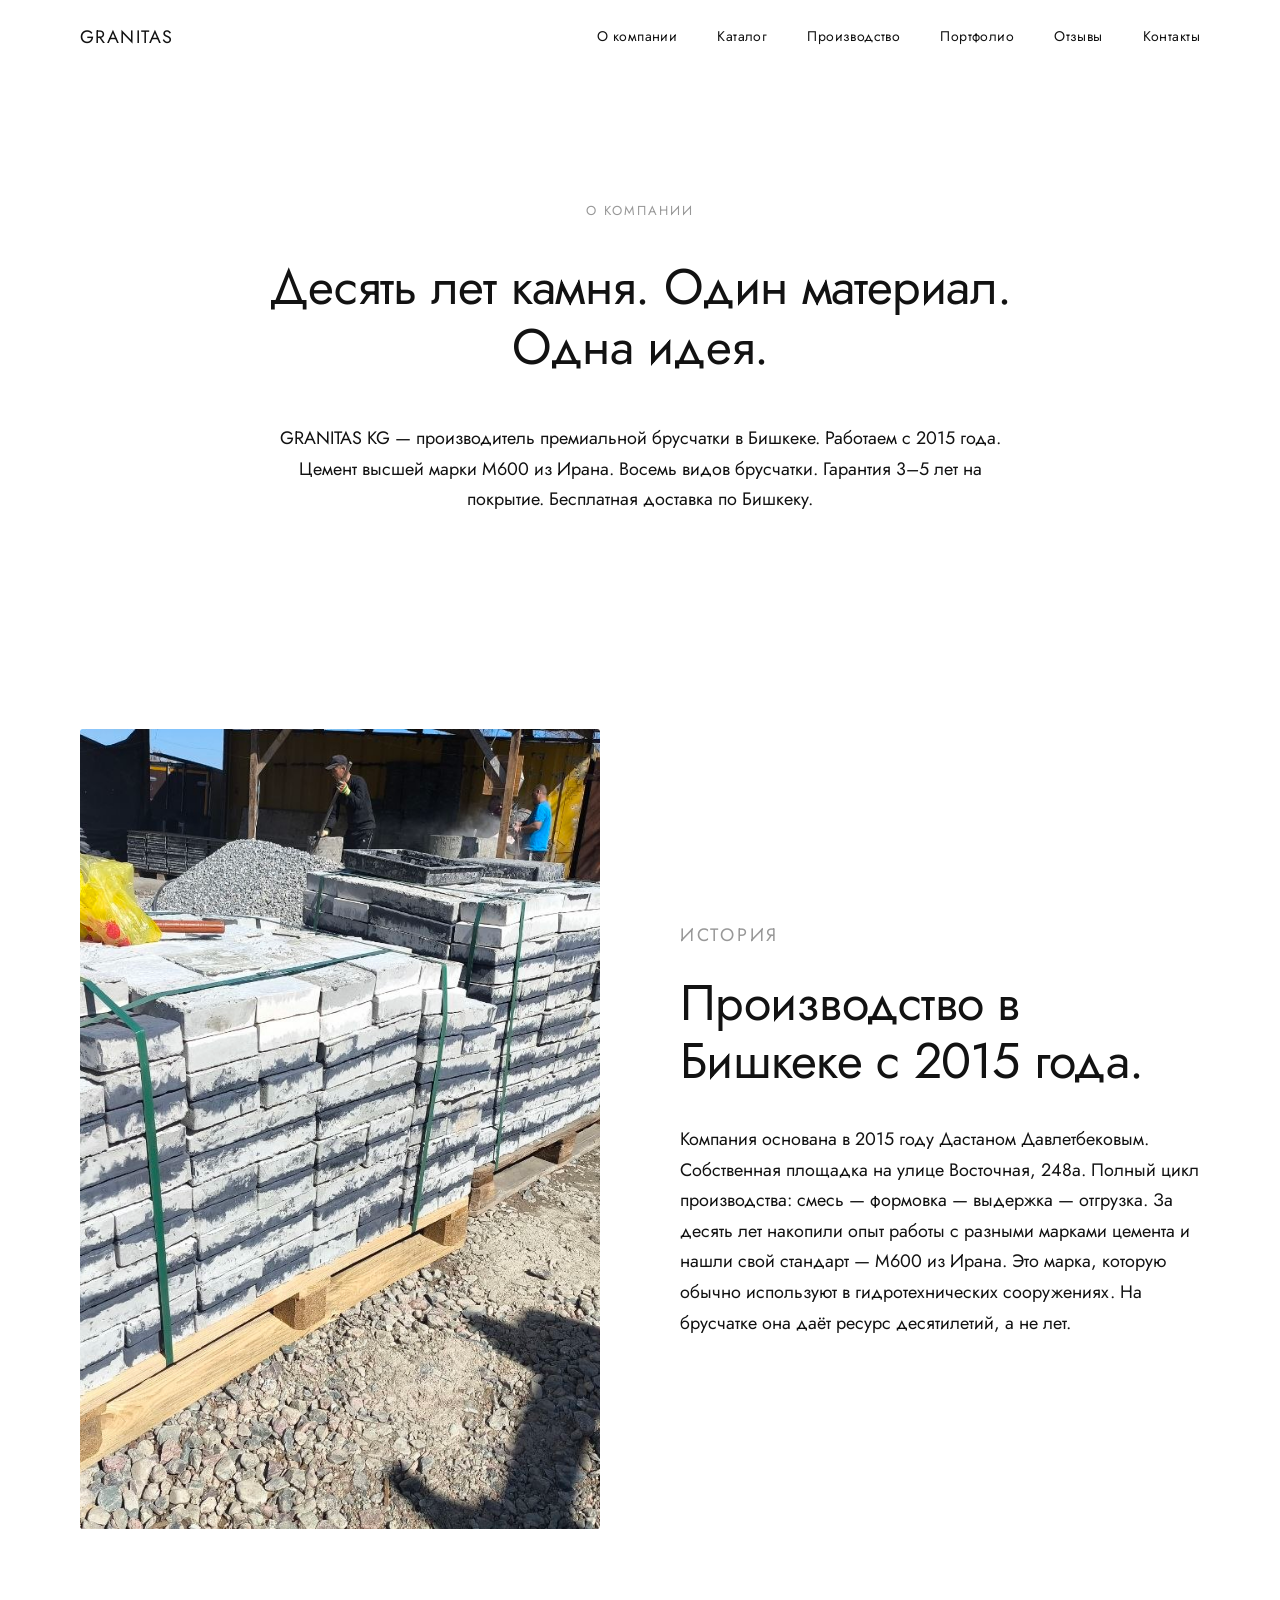
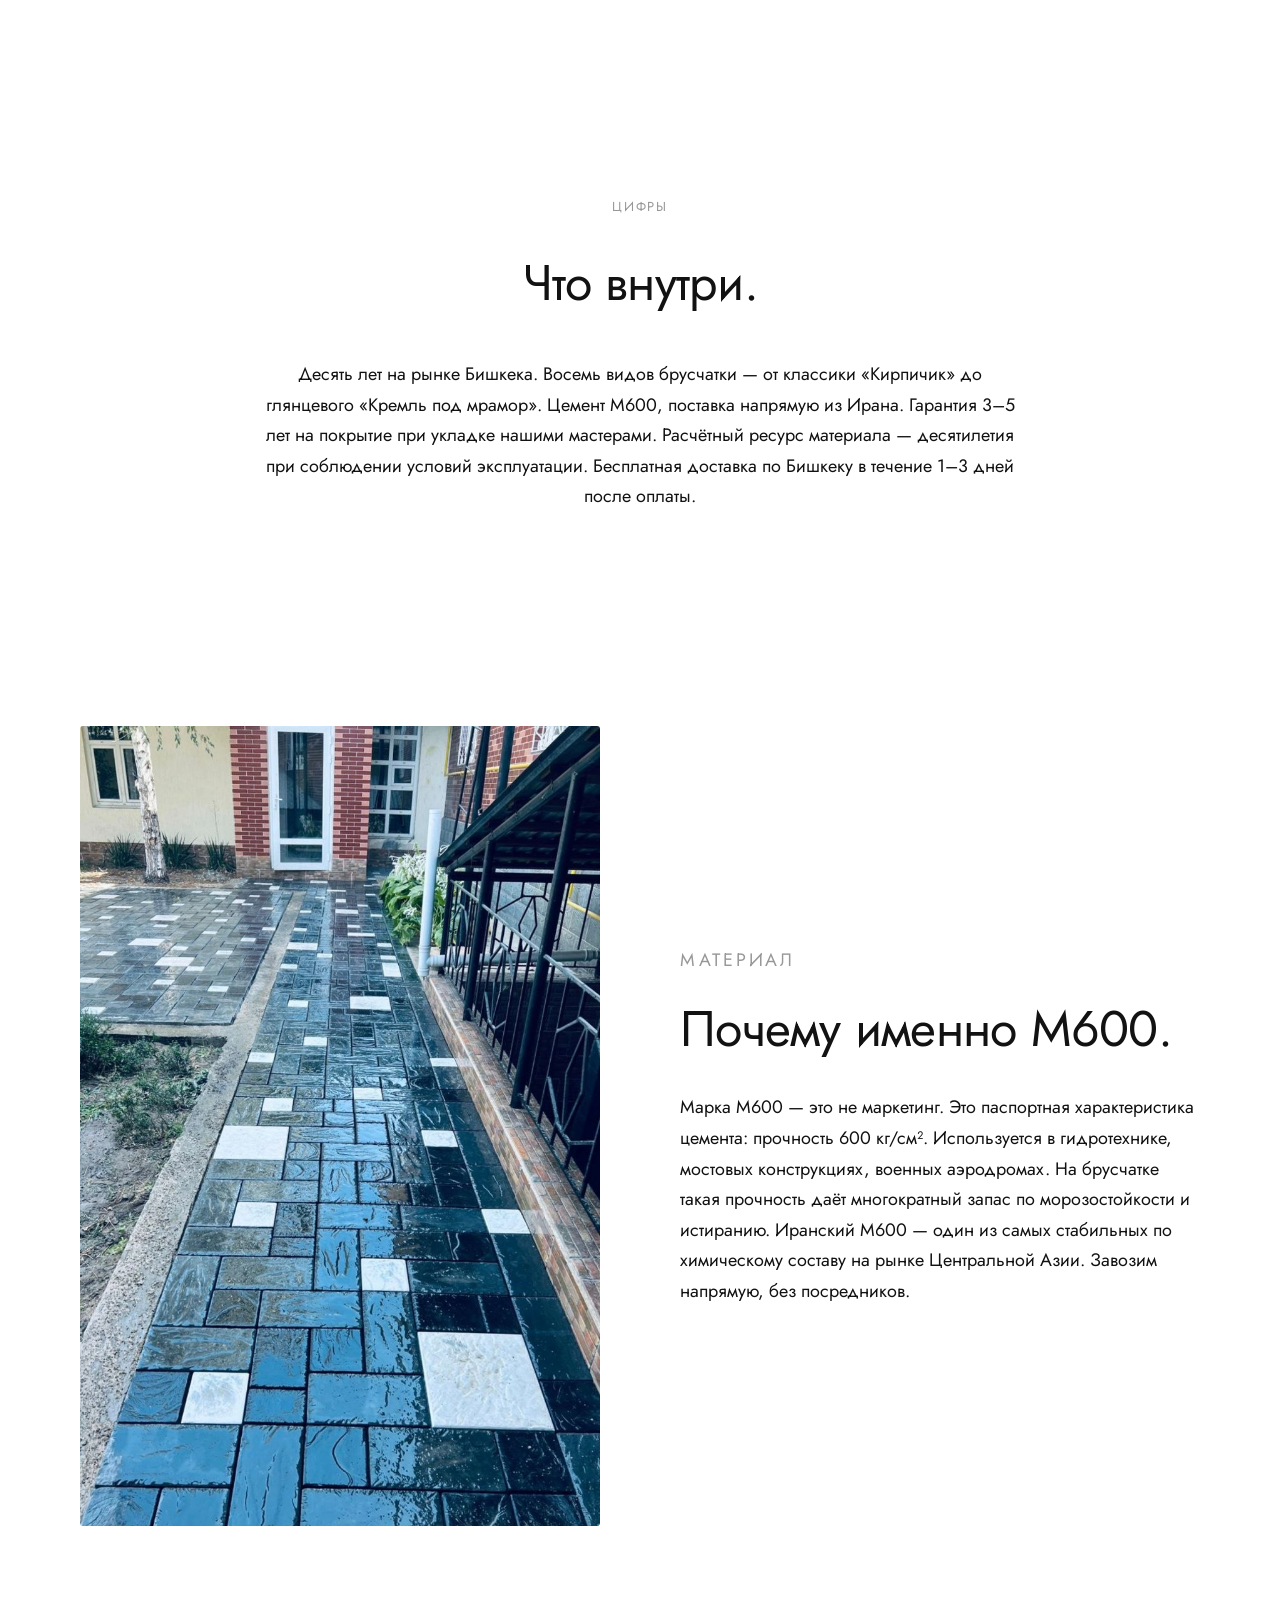
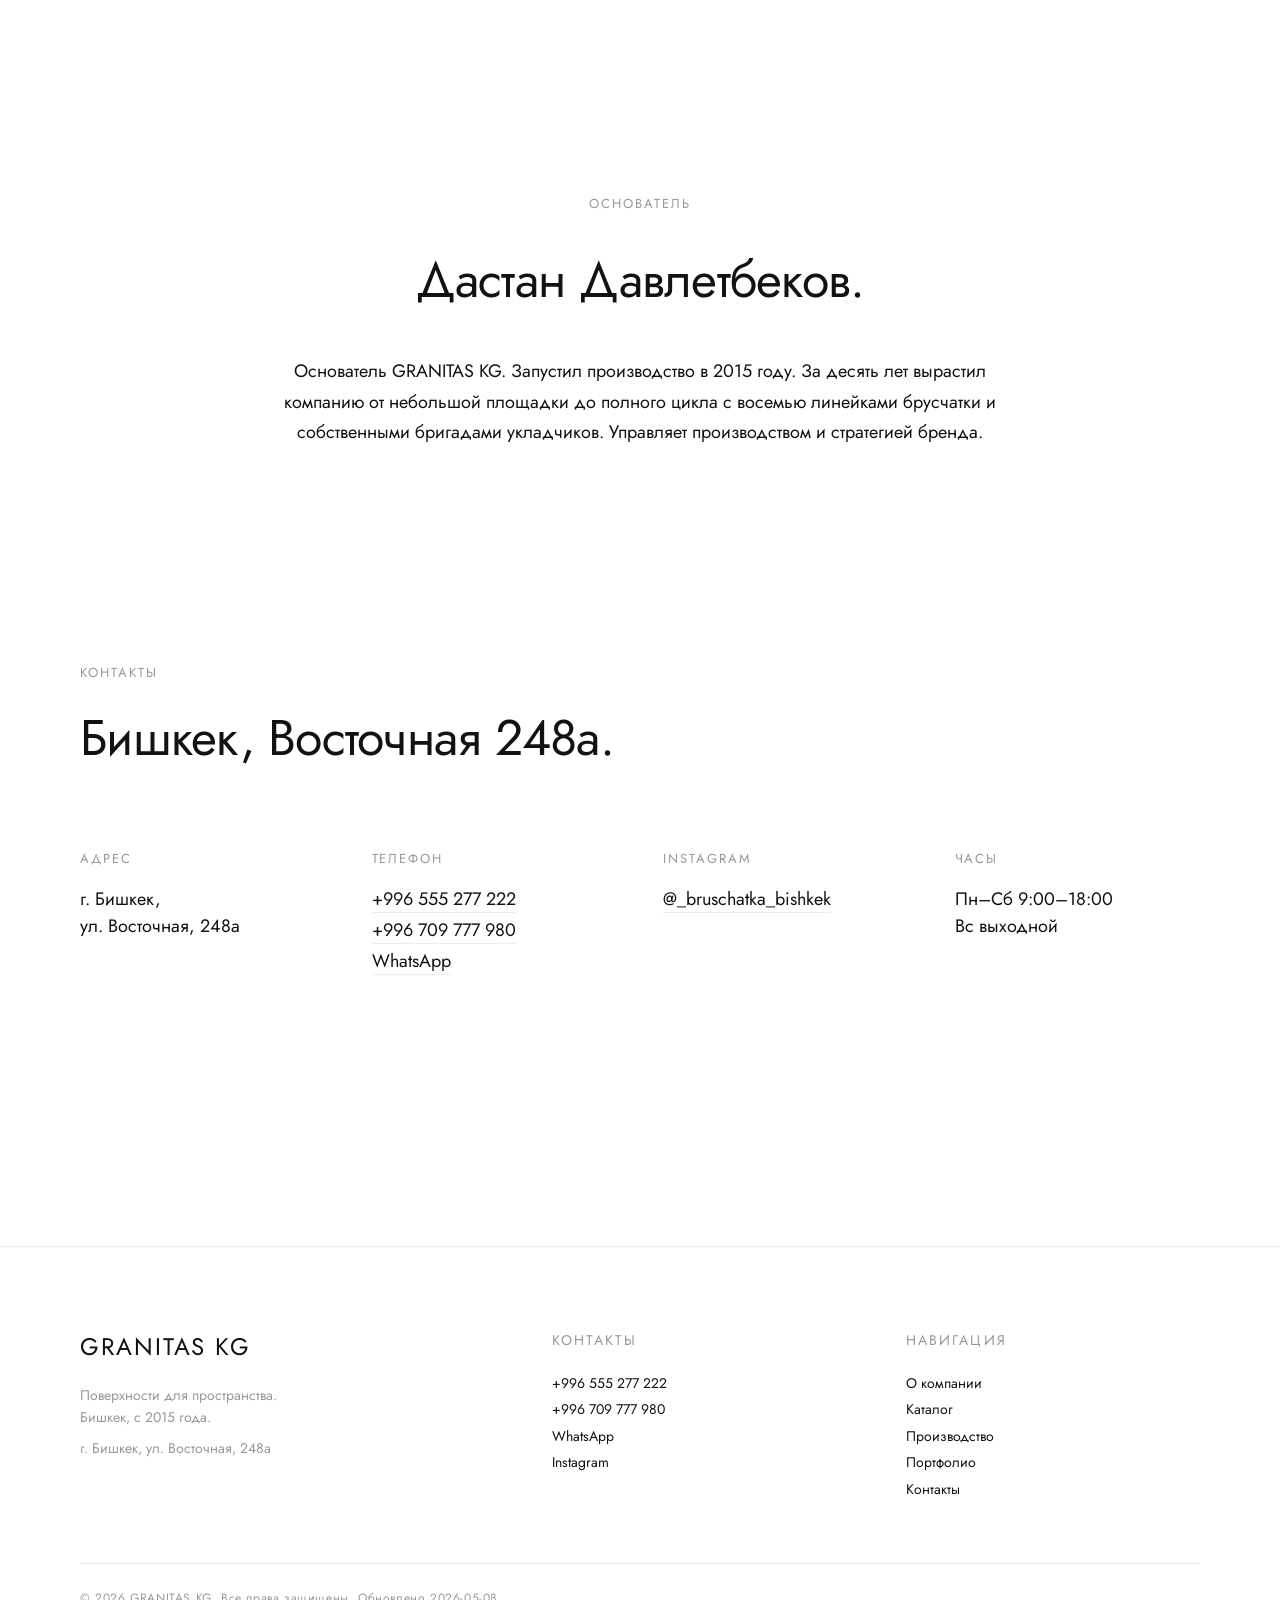
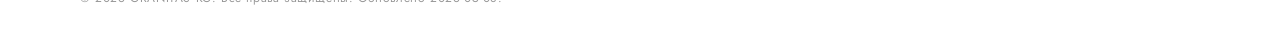
<file: about/index.html>
<!DOCTYPE html>
<html lang="ru" dir="ltr">
<head>
<meta charset="UTF-8">
<meta name="viewport" content="width=device-width, initial-scale=1.0">

<!-- Primary meta -->
<title>О компании — GRANITAS KG. Производитель брусчатки в Бишкеке с 2015 года</title>
<meta name="description" content="GRANITAS KG — производство премиальной брусчатки в Бишкеке с 2015 года. Десять лет на рынке, цемент М600 (Иран), восемь видов брусчатки, гарантия 3–5 лет, бесплатная доставка по Бишкеку.">
<meta name="keywords" content="о компании GRANITAS, производитель брусчатки Бишкек, GRANITAS KG история, основатель GRANITAS">
<meta name="author" content="GRANITAS KG">
<meta name="robots" content="index, follow, max-image-preview:large, max-snippet:-1">
<meta name="theme-color" content="#121212">
<meta name="geo.region" content="KG-GB">
<meta name="geo.placename" content="Бишкек">

<!-- Canonical -->
<link rel="canonical" href="https://dastan96kg.github.io/granitas-landing-mutina/about/">

<!-- hreflang -->
<link rel="alternate" hreflang="ru" href="https://dastan96kg.github.io/granitas-landing-mutina/about/">
<link rel="alternate" hreflang="x-default" href="https://dastan96kg.github.io/granitas-landing-mutina/about/">

<!-- Open Graph -->
<meta property="og:type" content="website">
<meta property="og:site_name" content="GRANITAS KG">
<meta property="og:title" content="О компании — GRANITAS KG">
<meta property="og:description" content="Производитель премиальной брусчатки в Бишкеке с 2015 года. Десять лет на рынке, цемент М600 (Иран), восемь видов брусчатки.">
<meta property="og:url" content="https://dastan96kg.github.io/granitas-landing-mutina/about/">
<meta property="og:image" content="https://dastan96kg.github.io/granitas-landing-mutina/img/production-01.jpg">
<meta property="og:locale" content="ru_RU">

<!-- Icon -->
<link rel="icon" href="data:image/svg+xml,%3Csvg xmlns='http://www.w3.org/2000/svg' viewBox='0 0 32 32'%3E%3Crect width='32' height='32' fill='%23121212'/%3E%3Ctext x='16' y='22' text-anchor='middle' font-family='Arial' font-size='18' font-weight='400' fill='%23fff'%3EG%3C/text%3E%3C/svg%3E">

<!-- Fonts (single family — Jost) -->
<link rel="preconnect" href="https://fonts.googleapis.com">
<link rel="preconnect" href="https://fonts.gstatic.com" crossorigin>
<link href="https://fonts.googleapis.com/css2?family=Jost:wght@300;400;500&display=swap" rel="stylesheet">
<link rel="stylesheet" href="../css/style.css">

<!-- ==================== JSON-LD: AboutPage ==================== -->
<script type="application/ld+json">
{
  "@context": "https://schema.org",
  "@type": "AboutPage",
  "@id": "https://dastan96kg.github.io/granitas-landing-mutina/about/#aboutpage",
  "url": "https://dastan96kg.github.io/granitas-landing-mutina/about/",
  "name": "О компании — GRANITAS KG",
  "description": "GRANITAS KG — производство премиальной брусчатки в Бишкеке с 2015 года. Десять лет на рынке, цемент М600 (Иран), восемь видов брусчатки, гарантия 3–5 лет, бесплатная доставка по Бишкеку.",
  "inLanguage": "ru-RU",
  "isPartOf": { "@id": "https://dastan96kg.github.io/granitas-landing-mutina/#website" },
  "about": { "@id": "https://dastan96kg.github.io/granitas-landing-mutina/#organization" },
  "mainEntity": { "@id": "https://dastan96kg.github.io/granitas-landing-mutina/#organization" }
}
</script>

<!-- ==================== JSON-LD: Organization (mirror) ==================== -->
<script type="application/ld+json">
{
  "@context": "https://schema.org",
  "@type": "Organization",
  "@id": "https://dastan96kg.github.io/granitas-landing-mutina/#organization",
  "name": "GRANITAS KG",
  "alternateName": ["Granitas KG", "Гранитас КГ"],
  "url": "https://dastan96kg.github.io/granitas-landing-mutina/",
  "logo": "https://dastan96kg.github.io/granitas-landing-mutina/img/logo.jpg",
  "description": "GRANITAS KG — производитель премиальной брусчатки в Бишкеке, Кыргызстан. 10 лет на рынке, цемент М600 (Иран), гарантия 3–5 лет на покрытие.",
  "foundingDate": "2015",
  "founder": {
    "@type": "Person",
    "name": "Дастан Давлетбеков",
    "jobTitle": "Основатель"
  },
  "address": {
    "@type": "PostalAddress",
    "streetAddress": "ул. Восточная, 248а",
    "addressLocality": "Бишкек",
    "addressRegion": "Чуйская область",
    "postalCode": "720000",
    "addressCountry": "KG"
  },
  "contactPoint": [
    { "@type": "ContactPoint", "telephone": "+996-555-277-222", "contactType": "sales", "areaServed": "KG", "availableLanguage": ["ru", "ky"] },
    { "@type": "ContactPoint", "telephone": "+996-709-777-980", "contactType": "customer service", "areaServed": "KG", "availableLanguage": ["ru", "ky"] }
  ],
  "sameAs": [
    "https://instagram.com/_bruschatka_bishkek",
    "https://wa.me/996555277222"
  ]
}
</script>

<!-- ==================== JSON-LD: Person (founder) ==================== -->
<script type="application/ld+json">
{
  "@context": "https://schema.org",
  "@type": "Person",
  "@id": "https://dastan96kg.github.io/granitas-landing-mutina/#founder",
  "name": "Дастан Давлетбеков",
  "jobTitle": "Основатель",
  "worksFor": {
    "@type": "Organization",
    "name": "GRANITAS KG",
    "@id": "https://dastan96kg.github.io/granitas-landing-mutina/#organization"
  },
  "nationality": "KG"
}
</script>

<!-- ==================== JSON-LD: BreadcrumbList ==================== -->
<script type="application/ld+json">
{
  "@context": "https://schema.org",
  "@type": "BreadcrumbList",
  "itemListElement": [
    { "@type": "ListItem", "position": 1, "name": "Главная", "item": "https://dastan96kg.github.io/granitas-landing-mutina/" },
    { "@type": "ListItem", "position": 2, "name": "О компании", "item": "https://dastan96kg.github.io/granitas-landing-mutina/about/" }
  ]
}
</script>
</head>
<body>

<a href="#main" class="skip-link" style="position:absolute;left:-9999px;top:auto;width:1px;height:1px;overflow:hidden;">Перейти к основному содержанию</a>

<!-- ====== STICKY NAV ====== -->
<header class="nav" id="nav" role="banner">
  <div class="nav__inner">
    <a href="../" class="nav__logo" aria-label="GRANITAS KG — на главную">GRANITAS</a>
    <nav class="nav__menu" id="navMenu" role="navigation" aria-label="Основная навигация">
      <a href="/granitas-landing-mutina/about/">О компании</a>
      <a href="../#catalog">Каталог</a>
      <a href="../#production">Производство</a>
      <a href="../#portfolio">Портфолио</a>
      <a href="../#reviews">Отзывы</a>
      <a href="../#contacts">Контакты</a>
    </nav>
    <button class="nav__burger" id="burgerBtn" aria-label="Открыть меню" aria-expanded="false" aria-controls="navMenu">
      <span></span><span></span>
    </button>
  </div>
</header>

<main id="main" role="main">

<!-- ====== ABOUT HEADER ====== -->
<section class="manifesto reveal" id="top" aria-labelledby="about-title" style="padding-top:200px;">
  <p class="eyebrow">О компании</p>
  <h1 class="manifesto__title" id="about-title">Десять лет камня. Один материал. Одна идея.</h1>
  <p class="manifesto__body">GRANITAS KG — производитель премиальной брусчатки в Бишкеке. Работаем с 2015 года. Цемент высшей марки М600 из Ирана. Восемь видов брусчатки. Гарантия 3–5 лет на покрытие. Бесплатная доставка по Бишкеку.</p>
</section>

<!-- ====== STORY ====== -->
<section class="production" aria-labelledby="story-title">
  <div class="production__media reveal">
    <img src="../img/production-01.jpg" alt="Производственная площадка GRANITAS KG в Бишкеке, ул. Восточная 248а" width="1200" height="800" loading="lazy">
  </div>
  <div class="production__text reveal">
    <p class="eyebrow">История</p>
    <h2 id="story-title">Производство в Бишкеке с 2015 года.</h2>
    <p class="about-fact">Компания основана в 2015 году Дастаном Давлетбековым. Собственная площадка на улице Восточная, 248а. Полный цикл производства: смесь — формовка — выдержка — отгрузка. За десять лет накопили опыт работы с разными марками цемента и нашли свой стандарт — М600 из Ирана. Это марка, которую обычно используют в гидротехнических сооружениях. На брусчатке она даёт ресурс десятилетий, а не лет.</p>
  </div>
</section>

<!-- ====== FACTS ====== -->
<section class="manifesto reveal" aria-labelledby="facts-title">
  <p class="eyebrow">Цифры</p>
  <h2 class="manifesto__title" id="facts-title">Что внутри.</h2>
  <p class="manifesto__body">Десять лет на рынке Бишкека. Восемь видов брусчатки — от классики «Кирпичик» до глянцевого «Кремль под мрамор». Цемент М600, поставка напрямую из Ирана. Гарантия 3–5 лет на покрытие при укладке нашими мастерами. Расчётный ресурс материала — десятилетия при соблюдении условий эксплуатации. Бесплатная доставка по Бишкеку в течение 1–3 дней после оплаты.</p>
</section>

<!-- ====== MATERIAL ====== -->
<section class="production" aria-labelledby="material-title">
  <div class="production__media reveal">
    <img src="../img/kreml-marble-iran-01.jpg" alt="Премиальная брусчатка Кремль под мрамор на цементе М600 Иран" width="1200" height="800" loading="lazy">
  </div>
  <div class="production__text reveal">
    <p class="eyebrow">Материал</p>
    <h2 id="material-title">Почему именно М600.</h2>
    <p class="about-fact">Марка М600 — это не маркетинг. Это паспортная характеристика цемента: прочность 600 кг/см². Используется в гидротехнике, мостовых конструкциях, военных аэродромах. На брусчатке такая прочность даёт многократный запас по морозостойкости и истиранию. Иранский М600 — один из самых стабильных по химическому составу на рынке Центральной Азии. Завозим напрямую, без посредников.</p>
  </div>
</section>

<!-- ====== FOUNDER ====== -->
<section class="manifesto reveal" aria-labelledby="founder-title">
  <p class="eyebrow">Основатель</p>
  <h2 class="manifesto__title" id="founder-title">Дастан Давлетбеков.</h2>
  <p class="manifesto__body">Основатель GRANITAS KG. Запустил производство в 2015 году. За десять лет вырастил компанию от небольшой площадки до полного цикла с восемью линейками брусчатки и собственными бригадами укладчиков. Управляет производством и стратегией бренда.</p>
</section>

<!-- ====== CONTACT ====== -->
<section class="contacts" id="contacts" aria-labelledby="contacts-title">
  <header class="contacts__header reveal">
    <p class="eyebrow">Контакты</p>
    <h2 id="contacts-title">Бишкек, Восточная 248а.</h2>
  </header>
  <address class="contacts__grid" style="font-style:normal;">
    <div class="contacts__col reveal">
      <p class="contacts__label">Адрес</p>
      <p class="contacts__value">г. Бишкек,<br>ул. Восточная, 248а</p>
    </div>
    <div class="contacts__col reveal">
      <p class="contacts__label">Телефон</p>
      <p class="contacts__value"><a href="tel:+996555277222" aria-label="Позвонить по номеру +996 555 277 222">+996 555 277 222</a></p>
      <p class="contacts__value"><a href="tel:+996709777980" aria-label="Позвонить по номеру +996 709 777 980">+996 709 777 980</a></p>
      <p class="contacts__value"><a href="https://wa.me/996555277222" target="_blank" rel="noopener" aria-label="Написать в WhatsApp">WhatsApp</a></p>
    </div>
    <div class="contacts__col reveal">
      <p class="contacts__label">Instagram</p>
      <p class="contacts__value"><a href="https://instagram.com/_bruschatka_bishkek" target="_blank" rel="noopener" aria-label="Открыть Instagram">@_bruschatka_bishkek</a></p>
    </div>
    <div class="contacts__col reveal">
      <p class="contacts__label">Часы</p>
      <p class="contacts__value">Пн–Сб 9:00–18:00<br>Вс выходной</p>
    </div>
  </address>
</section>

</main>

<!-- ====== FOOTER ====== -->
<footer class="footer" role="contentinfo">
  <div class="footer__inner">
    <div class="footer__brand">
      <p class="footer__logo">GRANITAS KG</p>
      <p class="footer__tag">Поверхности для пространства.<br>Бишкек, с 2015 года.</p>
      <p class="footer__tag" style="margin-top:8px;">г. Бишкек, ул. Восточная, 248а</p>
    </div>
    <div class="footer__col">
      <p class="footer__label">Контакты</p>
      <p><a href="tel:+996555277222">+996 555 277 222</a></p>
      <p><a href="tel:+996709777980">+996 709 777 980</a></p>
      <p><a href="https://wa.me/996555277222" target="_blank" rel="noopener">WhatsApp</a></p>
      <p><a href="https://instagram.com/_bruschatka_bishkek" target="_blank" rel="noopener">Instagram</a></p>
    </div>
    <div class="footer__col">
      <p class="footer__label">Навигация</p>
      <p><a href="/granitas-landing-mutina/about/">О компании</a></p>
      <p><a href="../#catalog">Каталог</a></p>
      <p><a href="../#production">Производство</a></p>
      <p><a href="../#portfolio">Портфолио</a></p>
      <p><a href="../#contacts">Контакты</a></p>
    </div>
  </div>
  <div class="footer__bottom">
    <p>&copy; 2026 GRANITAS KG. Все права защищены. Обновлено 2026-05-08.</p>
  </div>
</footer>

<!-- Sticky mobile CTA -->
<div class="sticky-cta" role="complementary" aria-label="Быстрая связь">
  <a href="https://wa.me/996555277222" class="sticky-cta__btn sticky-cta__btn--primary" target="_blank" rel="noopener" aria-label="Написать в WhatsApp">WhatsApp</a>
  <a href="tel:+996555277222" class="sticky-cta__btn" aria-label="Позвонить">Позвонить</a>
</div>

<script src="../js/main.js"></script>
</body>
</html>
</file>
<file: css/style.css>
/* ============================================================
   GRANITAS KG — Mutina DNA stylesheet
   One font: Jost. One weight family: 300/400/500.
   Sentence case. Almost-square corners. Generous space.
   ============================================================ */

:root {
  --bg: #ffffff;
  --surface: #ffffff;
  --surface-alt: #ececec;
  --text: #121212;
  --text-muted: #989898;
  --border: #ececec;

  --accent: #8a6a44;
  --accent-hover: #6f5235;

  --shadow-sm: rgba(64, 64, 64, 0.094) 0px 1px 7px 0px;
  --shadow-inset: rgba(0, 0, 0, 0.32) 0px 0px 34px -23px inset;

  --radius-sm: 3px;
  --radius-full: 50px;

  --s-1: 8px;
  --s-2: 16px;
  --s-3: 24px;
  --s-4: 35px;
  --s-5: 46px;
  --s-6: 60px;
  --s-7: 80px;
  --s-8: 107px;
  --s-9: 160px;

  --ease: cubic-bezier(0.4, 0, 0.2, 1);
  --t-base: 600ms var(--ease);

  --container: 1440px;
  --pad-x: 80px;
}

* { box-sizing: border-box; margin: 0; padding: 0; }

/* scroll-behavior removed — Lenis (effects.js) controls smooth scroll */

body {
  background: var(--bg);
  color: var(--text);
  font-family: 'Jost', sans-serif;
  font-weight: 400;
  font-size: 16px;
  line-height: 1.7;
  -webkit-font-smoothing: antialiased;
  text-rendering: optimizeLegibility;
}

img, video { max-width: 100%; display: block; }

a { color: inherit; text-decoration: none; transition: opacity var(--t-base); }
a:hover { opacity: 0.6; }

button { font-family: inherit; cursor: pointer; background: transparent; border: 0; color: inherit; }

/* Headings — all weight 400 */
h1, h2, h3, h4 { font-family: 'Jost', sans-serif; font-weight: 400; line-height: 1.2; letter-spacing: -0.01em; }

h1 { font-size: 72px; }
h2 { font-size: 50px; }
h3 { font-size: 40px; }
h4 { font-size: 24px; }

.eyebrow {
  font-size: 13px;
  letter-spacing: 0.15em;
  text-transform: uppercase;
  color: var(--text-muted);
  font-weight: 400;
}

/* ====== NAV ====== */
.nav {
  position: fixed;
  top: 0; left: 0; right: 0;
  z-index: 100;
  background: rgba(255,255,255,0.92);
  backdrop-filter: blur(8px);
  -webkit-backdrop-filter: blur(8px);
  border-bottom: 1px solid transparent;
  transition: border-color var(--t-base), background var(--t-base);
}
.nav.is-scrolled { border-bottom-color: var(--border); }

.nav__inner {
  max-width: var(--container);
  margin: 0 auto;
  padding: 22px var(--pad-x);
  display: flex;
  align-items: center;
  justify-content: space-between;
}

.nav__logo {
  font-size: 18px;
  font-weight: 400;
  letter-spacing: 0.08em;
  display: inline-flex;
  align-items: center;
  gap: 12px;
  text-decoration: none;
}
.nav__logo img {
  display: block;
  height: 36px;
  width: auto;
  border-radius: 0;
  object-fit: contain;
}
.nav__logo-text {
  font-family: 'Jost', sans-serif;
  font-weight: 400;
  letter-spacing: 0.08em;
}

.nav__menu {
  display: flex;
  gap: 40px;
}
.nav__menu a {
  font-size: 14px;
  letter-spacing: 0.03em;
}

.nav__burger {
  display: none;
  width: 32px;
  height: 32px;
  flex-direction: column;
  justify-content: center;
  gap: 6px;
  align-items: center;
}
.nav__burger span {
  display: block;
  width: 22px;
  height: 1px;
  background: var(--text);
  transition: transform var(--t-base), opacity var(--t-base);
}
.nav__burger.is-open span:nth-child(1) { transform: translateY(3.5px) rotate(45deg); }
.nav__burger.is-open span:nth-child(2) { transform: translateY(-3.5px) rotate(-45deg); }

/* ====== HERO ====== */
.hero {
  position: relative;
  width: 100%;
  height: 88vh;
  min-height: 600px;
  overflow: hidden;
}
.hero__media {
  position: absolute; inset: 0;
}
.hero__media img {
  width: 100%; height: 100%;
  object-fit: cover;
  filter: brightness(0.78);
}
.hero__tint {
  position: absolute;
  left: var(--pad-x);
  bottom: var(--s-7);
  max-width: 720px;
  color: #fff;
}
.hero__tint .eyebrow {
  color: rgba(255,255,255,0.85);
  margin-bottom: var(--s-3);
}
.hero__title {
  color: #fff;
  font-size: 80px;
  font-weight: 400;
  line-height: 1.04;
  margin-bottom: var(--s-3);
  letter-spacing: -0.02em;
}
.hero__lede {
  font-size: 18px;
  color: rgba(255,255,255,0.92);
  max-width: 540px;
  line-height: 1.55;
}

.hero__scroll {
  position: absolute;
  right: var(--pad-x);
  bottom: var(--s-6);
  width: 1px;
  height: 60px;
  display: block;
}
.hero__scroll-line {
  position: absolute;
  inset: 0;
  background: rgba(255,255,255,0.5);
  animation: scrollLine 2s infinite var(--ease);
  transform-origin: top;
}
@keyframes scrollLine {
  0%   { transform: scaleY(0); transform-origin: top; }
  45%  { transform: scaleY(1); transform-origin: top; }
  55%  { transform: scaleY(1); transform-origin: bottom; }
  100% { transform: scaleY(0); transform-origin: bottom; }
}

/* ====== MANIFESTO ====== */
.manifesto {
  max-width: 980px;
  margin: 0 auto;
  padding: var(--s-9) var(--pad-x) var(--s-8);
  text-align: center;
}
.manifesto .eyebrow { margin-bottom: var(--s-4); }
.manifesto__title {
  font-size: 50px;
  line-height: 1.2;
  margin-bottom: var(--s-5);
  letter-spacing: -0.015em;
}
.manifesto__body {
  font-size: 18px;
  line-height: 1.7;
  color: var(--text);
  max-width: 760px;
  margin: 0 auto;
}

/* ====== CATALOG ====== */
.catalog {
  padding: var(--s-8) 0;
}
.catalog__header {
  max-width: var(--container);
  margin: 0 auto var(--s-8);
  padding: 0 var(--pad-x);
}
.catalog__header .eyebrow { margin-bottom: var(--s-3); }
.catalog__header h2 { font-size: 50px; letter-spacing: -0.015em; }

.cat-item {
  max-width: var(--container);
  margin: 0 auto var(--s-8);
  padding: 0 var(--pad-x);
  display: grid;
  grid-template-columns: 1.15fr 1fr;
  gap: var(--s-7);
  align-items: center;
}
.cat-item--reverse {
  grid-template-columns: 1fr 1.15fr;
}
.cat-item--reverse .cat-item__media { order: 2; }
.cat-item--reverse .cat-item__text  { order: 1; }

.cat-item__media {
  overflow: hidden;
  border-radius: var(--radius-sm);
}
.cat-item__media img {
  width: 100%;
  aspect-ratio: 4/3;
  object-fit: cover;
  transition: transform 1.2s var(--ease), opacity var(--t-base);
}
.cat-item__media:hover img { opacity: 0.88; transform: scale(1.02); }

.cat-item__media--placeholder { aspect-ratio: 4/3; background: var(--surface-alt); display: grid; place-items: center; }
.placeholder-block { padding: var(--s-4); color: var(--text-muted); font-size: 14px; letter-spacing: 0.15em; text-transform: uppercase; }

.cat-item__num {
  font-size: 13px;
  letter-spacing: 0.18em;
  color: var(--text-muted);
  margin-bottom: var(--s-3);
}
.cat-item__text h3 {
  font-size: 40px;
  margin-bottom: var(--s-2);
  letter-spacing: -0.01em;
}
.cat-item__sub {
  font-size: 14px;
  letter-spacing: 0.1em;
  text-transform: uppercase;
  color: var(--accent);
  margin-bottom: var(--s-3);
}
.cat-item__text p:not(.cat-item__num):not(.cat-item__sub):not(.cat-item__meta) {
  font-size: 17px;
  line-height: 1.65;
  margin-bottom: var(--s-3);
  max-width: 520px;
}
.cat-item__meta {
  font-size: 13px;
  letter-spacing: 0.1em;
  text-transform: uppercase;
  color: var(--text-muted);
  padding-top: var(--s-3);
  border-top: 1px solid var(--border);
}

/* ====== PRODUCTION ====== */
.production {
  padding: var(--s-8) var(--pad-x);
  max-width: var(--container);
  margin: 0 auto;
  display: grid;
  grid-template-columns: 1fr 1fr;
  gap: var(--s-7);
  align-items: center;
}
.production__media {
  border-radius: var(--radius-sm);
  overflow: hidden;
}
.production__media img {
  width: 100%;
  aspect-ratio: 4/5;
  object-fit: cover;
}
.production__text .eyebrow { margin-bottom: var(--s-3); }
.production__text h2 {
  font-size: 50px;
  margin-bottom: var(--s-4);
  line-height: 1.15;
  letter-spacing: -0.015em;
}
.production__text p {
  font-size: 18px;
  line-height: 1.7;
  max-width: 540px;
}

/* ====== PORTFOLIO MASONRY ====== */
.portfolio {
  padding: var(--s-8) 0;
  background: var(--surface);
}
.portfolio__header {
  max-width: var(--container);
  margin: 0 auto var(--s-7);
  padding: 0 var(--pad-x);
}
.portfolio__header .eyebrow { margin-bottom: var(--s-3); }
.portfolio__header h2 { font-size: 50px; letter-spacing: -0.015em; }

.masonry {
  max-width: var(--container);
  margin: 0 auto;
  padding: 0 var(--pad-x);
  display: grid;
  grid-template-columns: repeat(4, 1fr);
  grid-auto-rows: 220px;
  gap: 6px;
}
.masonry__cell {
  position: relative;
  overflow: hidden;
  border-radius: var(--radius-sm);
  background: var(--surface-alt);
}
.masonry__cell img {
  width: 100%; height: 100%;
  object-fit: cover;
  transition: transform 1.2s var(--ease), opacity var(--t-base);
}
.masonry__cell:hover img { opacity: 0.85; transform: scale(1.03); }
.masonry__cell--tall { grid-row: span 2; }

/* ====== VIDEOS ====== */
.videos {
  padding: var(--s-8) 0;
}
.videos__header {
  max-width: var(--container);
  margin: 0 auto var(--s-7);
  padding: 0 var(--pad-x);
}
.videos__header .eyebrow { margin-bottom: var(--s-3); }
.videos__header h2 { font-size: 50px; letter-spacing: -0.015em; }

.videos__grid {
  max-width: var(--container);
  margin: 0 auto;
  padding: 0 var(--pad-x);
  display: grid;
  grid-template-columns: 1fr 1fr;
  gap: var(--s-3);
}
.video {
  position: relative;
  border-radius: var(--radius-sm);
  overflow: hidden;
  aspect-ratio: 16/9;
  background: #000;
}
.video video {
  width: 100%; height: 100%;
  object-fit: cover;
}

/* ====== REVIEWS ====== */
.reviews {
  padding: var(--s-8) var(--pad-x);
  max-width: var(--container);
  margin: 0 auto;
}
.reviews__header { margin-bottom: var(--s-8); text-align: center; }
.reviews__header .eyebrow { margin-bottom: var(--s-3); }
.reviews__header h2 { font-size: 50px; letter-spacing: -0.015em; }

.reviews__list {
  display: grid;
  grid-template-columns: 1fr 1fr;
  gap: var(--s-7) var(--s-8);
  max-width: 1100px;
  margin: 0 auto;
}
.quote blockquote {
  font-size: 28px;
  line-height: 1.4;
  font-weight: 400;
  color: var(--text);
  letter-spacing: -0.005em;
  margin-bottom: var(--s-3);
}
.quote figcaption {
  display: flex;
  flex-direction: column;
  gap: 4px;
  font-size: 13px;
  letter-spacing: 0.1em;
  text-transform: uppercase;
  color: var(--text-muted);
}
.quote figcaption em {
  font-style: normal;
  text-transform: none;
  letter-spacing: 0;
  font-size: 14px;
  color: var(--text-muted);
  opacity: 0.8;
}

/* ====== FAQ ====== */
.faq {
  padding: var(--s-8) var(--pad-x);
  max-width: 1000px;
  margin: 0 auto;
}
.faq__header { margin-bottom: var(--s-7); }
.faq__header .eyebrow { margin-bottom: var(--s-3); }
.faq__header h2 { font-size: 50px; letter-spacing: -0.015em; }

.faq__list { display: flex; flex-direction: column; }

.faq__item {
  border-top: 1px solid var(--border);
  padding: var(--s-4) 0;
}
.faq__item:last-child { border-bottom: 1px solid var(--border); }
.faq__item summary {
  list-style: none;
  cursor: pointer;
  font-size: 22px;
  font-weight: 400;
  display: flex;
  justify-content: space-between;
  align-items: center;
  gap: var(--s-3);
  transition: color var(--t-base);
}
.faq__item summary::-webkit-details-marker { display: none; }
.faq__item summary::after {
  content: '+';
  font-size: 28px;
  font-weight: 300;
  line-height: 1;
  color: var(--text-muted);
  transition: transform var(--t-base);
}
.faq__item[open] summary::after { content: '−'; }
.faq__item p {
  margin-top: var(--s-3);
  font-size: 16px;
  line-height: 1.7;
  color: var(--text);
  max-width: 720px;
}

/* ====== CONTACTS ====== */
.contacts {
  padding: var(--s-8) var(--pad-x);
  max-width: var(--container);
  margin: 0 auto;
}
.contacts__header { margin-bottom: var(--s-7); }
.contacts__header .eyebrow { margin-bottom: var(--s-3); }
.contacts__header h2 { font-size: 50px; letter-spacing: -0.015em; }

.contacts__grid {
  display: grid;
  grid-template-columns: repeat(4, 1fr);
  gap: var(--s-5);
  margin-bottom: var(--s-7);
}
.contacts__label {
  font-size: 13px;
  letter-spacing: 0.15em;
  text-transform: uppercase;
  color: var(--text-muted);
  margin-bottom: var(--s-2);
}
.contacts__value {
  font-size: 18px;
  line-height: 1.5;
  margin-bottom: 4px;
}
.contacts__value a { border-bottom: 1px solid var(--border); }
.contacts__value a:hover { border-color: var(--text); opacity: 1; }

.contacts__map {
  width: 100%;
  height: 400px;
  border-radius: 3px;
  overflow: hidden;
  background: var(--surface-alt);
  box-shadow: none;
}
.contacts__map iframe {
  width: 100%; height: 100%;
  border: 0;
}

/* ====== FOOTER ====== */
.footer {
  padding: var(--s-7) var(--pad-x) var(--s-4);
  border-top: 1px solid var(--border);
  margin-top: var(--s-7);
}
.footer__inner {
  max-width: var(--container);
  margin: 0 auto;
  display: grid;
  grid-template-columns: 1.4fr 1fr 1fr;
  gap: var(--s-6);
  padding-bottom: var(--s-6);
}
.footer__logo {
  font-size: 24px;
  font-weight: 400;
  letter-spacing: 0.08em;
  margin-bottom: var(--s-2);
  display: flex;
  align-items: center;
  gap: 12px;
}
.footer__logo img {
  display: inline-block;
  height: 44px;
  width: auto;
  border-radius: 0;
  object-fit: contain;
}
.footer__logo-text {
  font-family: 'Jost', sans-serif;
  font-weight: 400;
  letter-spacing: 0.08em;
}
.footer__tag {
  font-size: 14px;
  color: var(--text-muted);
  line-height: 1.6;
}
.footer__label {
  font-size: 13px;
  letter-spacing: 0.15em;
  text-transform: uppercase;
  color: var(--text-muted);
  margin-bottom: var(--s-2);
}
.footer__col p { font-size: 14px; line-height: 1.9; }
.footer__bottom {
  max-width: var(--container);
  margin: 0 auto;
  padding-top: var(--s-3);
  border-top: 1px solid var(--border);
  font-size: 12px;
  color: var(--text-muted);
  letter-spacing: 0.05em;
}

/* ====== STICKY MOBILE CTA ====== */
.sticky-cta {
  display: none;
  position: fixed;
  bottom: 0; left: 0; right: 0;
  z-index: 90;
  background: var(--text);
  padding: 12px;
  gap: 8px;
}
.sticky-cta__btn {
  flex: 1;
  text-align: center;
  padding: 14px;
  font-size: 14px;
  letter-spacing: 0.05em;
  color: #fff;
  border: 1px solid rgba(255,255,255,0.3);
  border-radius: var(--radius-sm);
}
.sticky-cta__btn--primary {
  background: var(--accent);
  border-color: var(--accent);
}

/* ====== REVEAL ANIMATION (Mutina-restrained, GSAP-driven via effects.js) ====== */
/* The legacy .reveal CSS animation was removed — GSAP/ScrollTrigger in
   js/effects.js handles fade-up on [data-reveal] elements with the
   subtle "27 neutral minimal agency" easing. */
@media (prefers-reduced-motion: reduce) {
  [data-reveal] { opacity: 1 !important; transform: none !important; filter: none !important; }
}

/* ====== MOBILE ====== */
@media (max-width: 900px) {
  :root { --pad-x: 24px; }

  h1 { font-size: 44px; }
  h2 { font-size: 36px; }
  h3 { font-size: 28px; }

  /* Nav */
  .nav__menu {
    position: fixed;
    top: 0; right: 0;
    width: 80%; max-width: 360px;
    height: 100vh;
    background: var(--bg);
    flex-direction: column;
    gap: var(--s-3);
    padding: 100px var(--s-4) var(--s-4);
    transform: translateX(100%);
    transition: transform 500ms var(--ease);
    border-left: 1px solid var(--border);
    z-index: 95;
  }
  .nav__menu.is-open { transform: translateX(0); }
  .nav__menu a { font-size: 22px; }
  .nav__burger { display: flex; z-index: 110; }

  /* Hero */
  .hero { height: 80vh; min-height: 540px; }
  .hero__title { font-size: 44px; }
  .hero__lede { font-size: 16px; }
  .hero__tint { bottom: var(--s-4); left: var(--s-3); right: var(--s-3); }
  .hero__scroll { display: none; }

  /* Manifesto */
  .manifesto { padding: var(--s-7) var(--pad-x); }
  .manifesto__title { font-size: 32px; }
  .manifesto__body { font-size: 16px; }

  /* Catalog */
  .catalog { padding: var(--s-7) 0; }
  .catalog__header { margin-bottom: var(--s-6); }
  .catalog__header h2,
  .portfolio__header h2,
  .videos__header h2,
  .reviews__header h2,
  .faq__header h2,
  .contacts__header h2 { font-size: 32px; }
  .cat-item,
  .cat-item--reverse {
    grid-template-columns: 1fr;
    gap: var(--s-4);
    margin-bottom: var(--s-7);
  }
  .cat-item--reverse .cat-item__media { order: 0; }
  .cat-item--reverse .cat-item__text  { order: 0; }
  .cat-item__text h3 { font-size: 26px; }

  /* Production */
  .production { grid-template-columns: 1fr; gap: var(--s-4); padding: var(--s-7) var(--pad-x); }
  .production__text h2 { font-size: 32px; }
  .production__text p { font-size: 16px; }

  /* Masonry */
  .masonry { grid-template-columns: repeat(2, 1fr); grid-auto-rows: 160px; }

  /* Videos */
  .videos__grid { grid-template-columns: 1fr; }

  /* Reviews */
  .reviews { padding: var(--s-7) var(--pad-x); }
  .reviews__list { grid-template-columns: 1fr; gap: var(--s-5); }
  .quote blockquote { font-size: 22px; }

  /* FAQ */
  .faq { padding: var(--s-7) var(--pad-x); }
  .faq__item summary { font-size: 18px; }

  /* Contacts */
  .contacts { padding: var(--s-7) var(--pad-x); }
  .contacts__grid { grid-template-columns: 1fr 1fr; gap: var(--s-4); }
  .contacts__map { height: 320px; }

  /* Footer */
  .footer { padding: var(--s-6) var(--pad-x) calc(var(--s-4) + 64px); }
  .footer__inner { grid-template-columns: 1fr; gap: var(--s-4); }

  /* Sticky CTA */
  .sticky-cta { display: flex; }
}

@media (max-width: 480px) {
  .masonry { grid-template-columns: 1fr; grid-auto-rows: 220px; }
  .contacts__grid { grid-template-columns: 1fr; }
}
</file>
